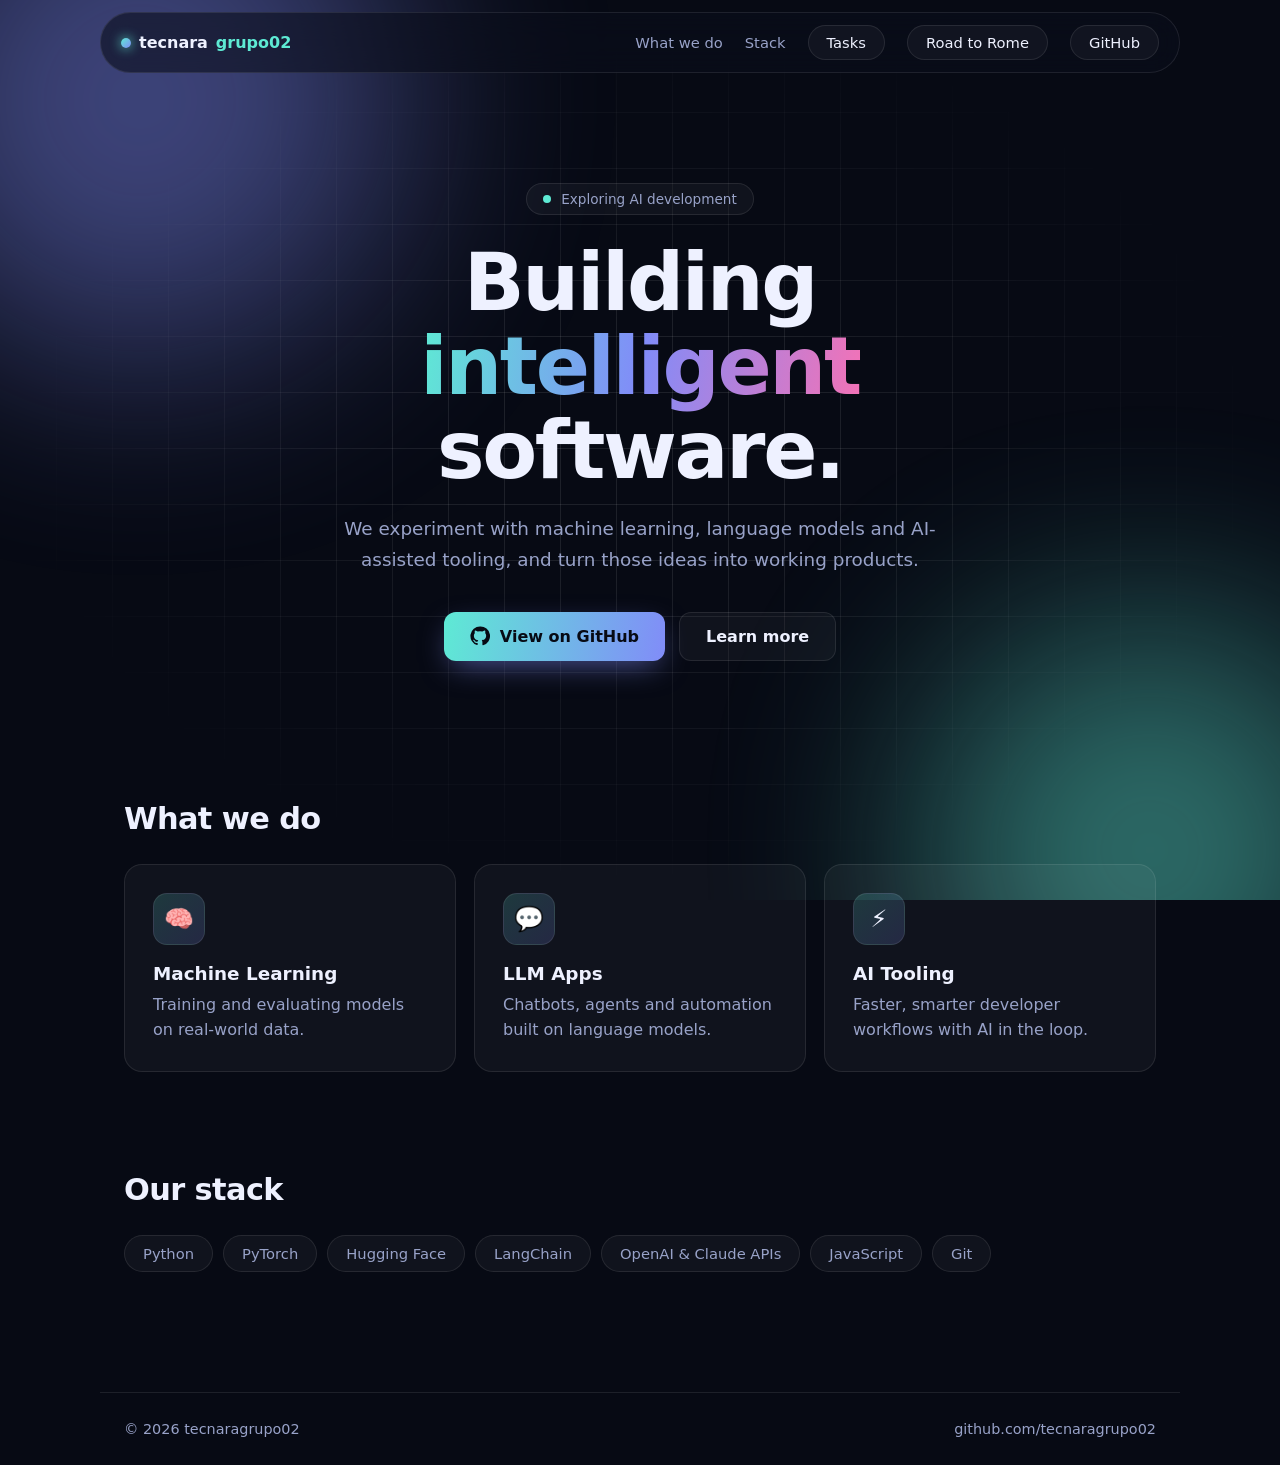
<file: index.html>
<!doctype html>
<html lang="en">
<head>
  <meta charset="utf-8">
  <meta name="viewport" content="width=device-width, initial-scale=1">
  <title>Tecnara Grupo 02 | AI Development</title>
  <meta name="description" content="Building intelligent software with AI.">
  <link rel="stylesheet" href="css/styles.css">
</head>
<body>
  <div class="bg" aria-hidden="true">
    <span class="blob blob-1"></span>
    <span class="blob blob-2"></span>
    <span class="grid"></span>
  </div>

  <header class="nav">
    <a class="logo" href="#top"><span class="logo-dot"></span>tecnara<b>grupo02</b></a>
    <nav>
      <a href="#what">What we do</a>
      <a href="#stack">Stack</a>
      <a class="nav-cta" href="tasks.html">Tasks</a>
      <a class="nav-cta" href="roadmap.html">Road to Rome</a>
      <a class="nav-cta" href="https://github.com/tecnaragrupo02" target="_blank" rel="noopener noreferrer">GitHub</a>
    </nav>
  </header>

  <main id="top">
    <section class="hero">
      <span class="pill"><span class="pulse"></span> Exploring AI development</span>
      <h1>Building <span class="gradient">intelligent</span> software.</h1>
      <p class="lead">
        We experiment with machine learning, language models and AI-assisted
        tooling, and turn those ideas into working products.
      </p>
      <div class="actions">
        <a class="btn btn-primary" href="https://github.com/tecnaragrupo02" target="_blank" rel="noopener noreferrer">
          <svg viewBox="0 0 24 24" width="20" height="20" aria-hidden="true"><path fill="currentColor" d="M12 .5a11.5 11.5 0 0 0-3.64 22.41c.58.1.79-.25.79-.56v-2c-3.2.7-3.88-1.37-3.88-1.37-.52-1.33-1.28-1.69-1.28-1.69-1.04-.71.08-.7.08-.7 1.15.08 1.76 1.18 1.76 1.18 1.03 1.76 2.7 1.25 3.35.96.1-.74.4-1.25.73-1.54-2.55-.29-5.24-1.28-5.24-5.69 0-1.26.45-2.28 1.18-3.08-.12-.29-.51-1.46.11-3.04 0 0 .97-.31 3.17 1.18a11 11 0 0 1 5.77 0c2.2-1.49 3.17-1.18 3.17-1.18.62 1.58.23 2.75.11 3.04.74.8 1.18 1.82 1.18 3.08 0 4.42-2.69 5.39-5.25 5.68.41.36.78 1.06.78 2.14v3.17c0 .31.21.67.8.56A11.5 11.5 0 0 0 12 .5Z"/></svg>
          View on GitHub
        </a>
        <a class="btn btn-ghost" href="#what">Learn more</a>
      </div>
    </section>

    <section id="what" class="section">
      <h2>What we do</h2>
      <div class="cards">
        <article class="card">
          <div class="icon">🧠</div>
          <h3>Machine Learning</h3>
          <p>Training and evaluating models on real-world data.</p>
        </article>
        <article class="card">
          <div class="icon">💬</div>
          <h3>LLM Apps</h3>
          <p>Chatbots, agents and automation built on language models.</p>
        </article>
        <article class="card">
          <div class="icon">⚡</div>
          <h3>AI Tooling</h3>
          <p>Faster, smarter developer workflows with AI in the loop.</p>
        </article>
      </div>
    </section>

    <section id="stack" class="section">
      <h2>Our stack</h2>
      <ul class="chips">
        <li>Python</li><li>PyTorch</li><li>Hugging Face</li><li>LangChain</li>
        <li>OpenAI &amp; Claude APIs</li><li>JavaScript</li><li>Git</li>
      </ul>
    </section>
  </main>

  <footer class="footer">
    <span>© 2026 tecnaragrupo02</span>
    <a href="https://github.com/tecnaragrupo02" target="_blank" rel="noopener noreferrer">github.com/tecnaragrupo02</a>
  </footer>
</body>
</html>
</file>
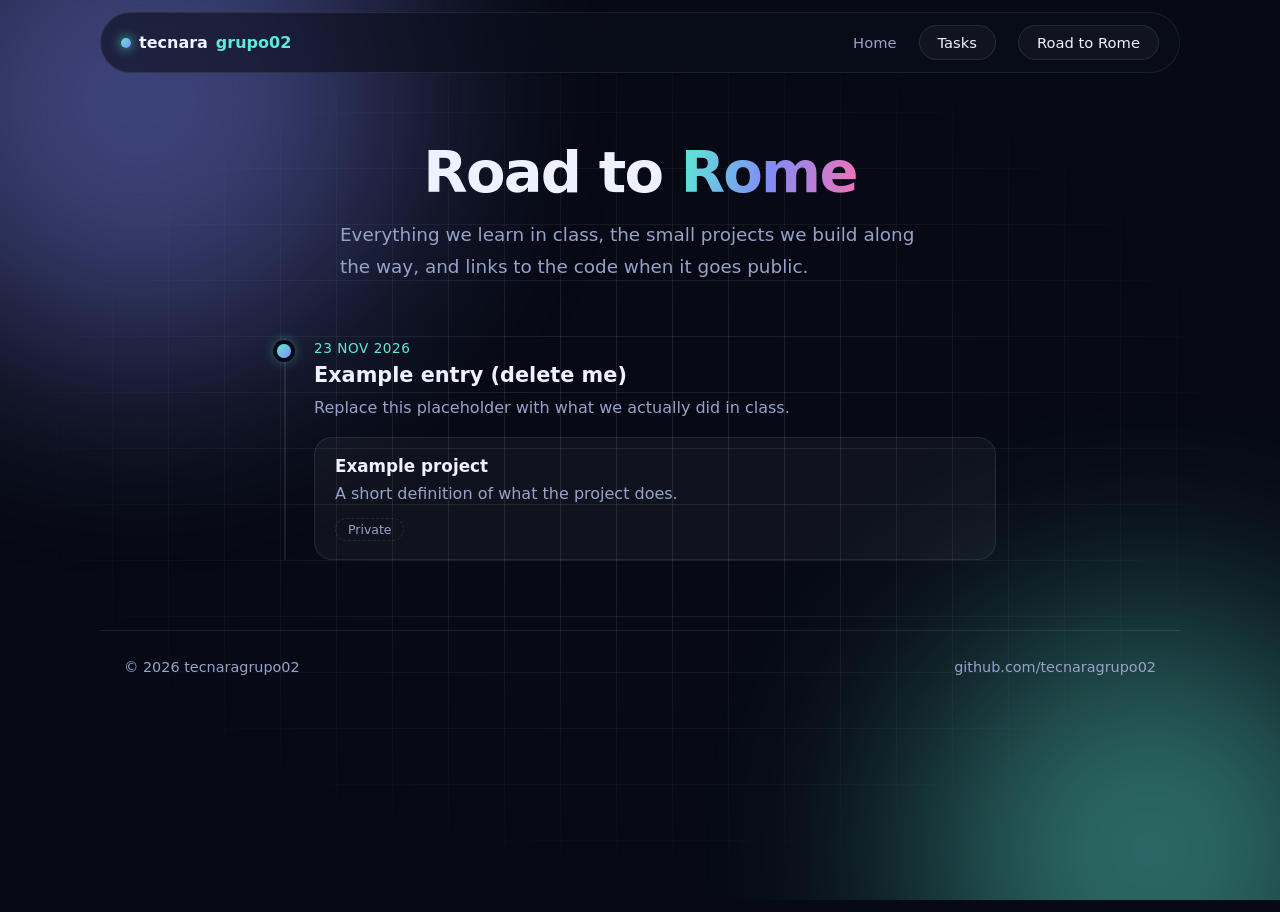
<file: roadmap.html>
<!doctype html>
<html lang="en">
<head>
  <meta charset="utf-8">
  <meta name="viewport" content="width=device-width, initial-scale=1">
  <title>Road to Rome | Tecnara Grupo 02</title>
  <meta name="description" content="Everything we learn and build in class.">
  <link rel="stylesheet" href="css/styles.css">
  <link rel="stylesheet" href="css/roadmap.css">
</head>
<body>
  <div class="bg" aria-hidden="true">
    <span class="blob blob-1"></span>
    <span class="blob blob-2"></span>
    <span class="grid"></span>
  </div>

  <header class="nav">
    <a class="logo" href="index.html"><span class="logo-dot"></span>tecnara<b>grupo02</b></a>
    <nav>
      <a href="index.html">Home</a>
      <a class="nav-cta" href="tasks.html">Tasks</a>
      <a class="nav-cta" href="roadmap.html" aria-current="page">Road to Rome</a>
    </nav>
  </header>

  <main class="roadmap-main">
    <h1>Road to <span class="gradient">Rome</span></h1>
    <p class="lead">Everything we learn in class, the small projects we build along the way, and links to the code when it goes public.</p>

    <ol id="timeline" class="timeline"></ol>
    <p id="roadmap-empty" class="empty" hidden>No entries yet.</p>
  </main>

  <footer class="footer">
    <span>© 2026 tecnaragrupo02</span>
    <a href="https://github.com/tecnaragrupo02" target="_blank" rel="noopener noreferrer">github.com/tecnaragrupo02</a>
  </footer>

  <script src="js/roadmap-data.js"></script>
  <script src="js/roadmap.js"></script>
</body>
</html>
</file>
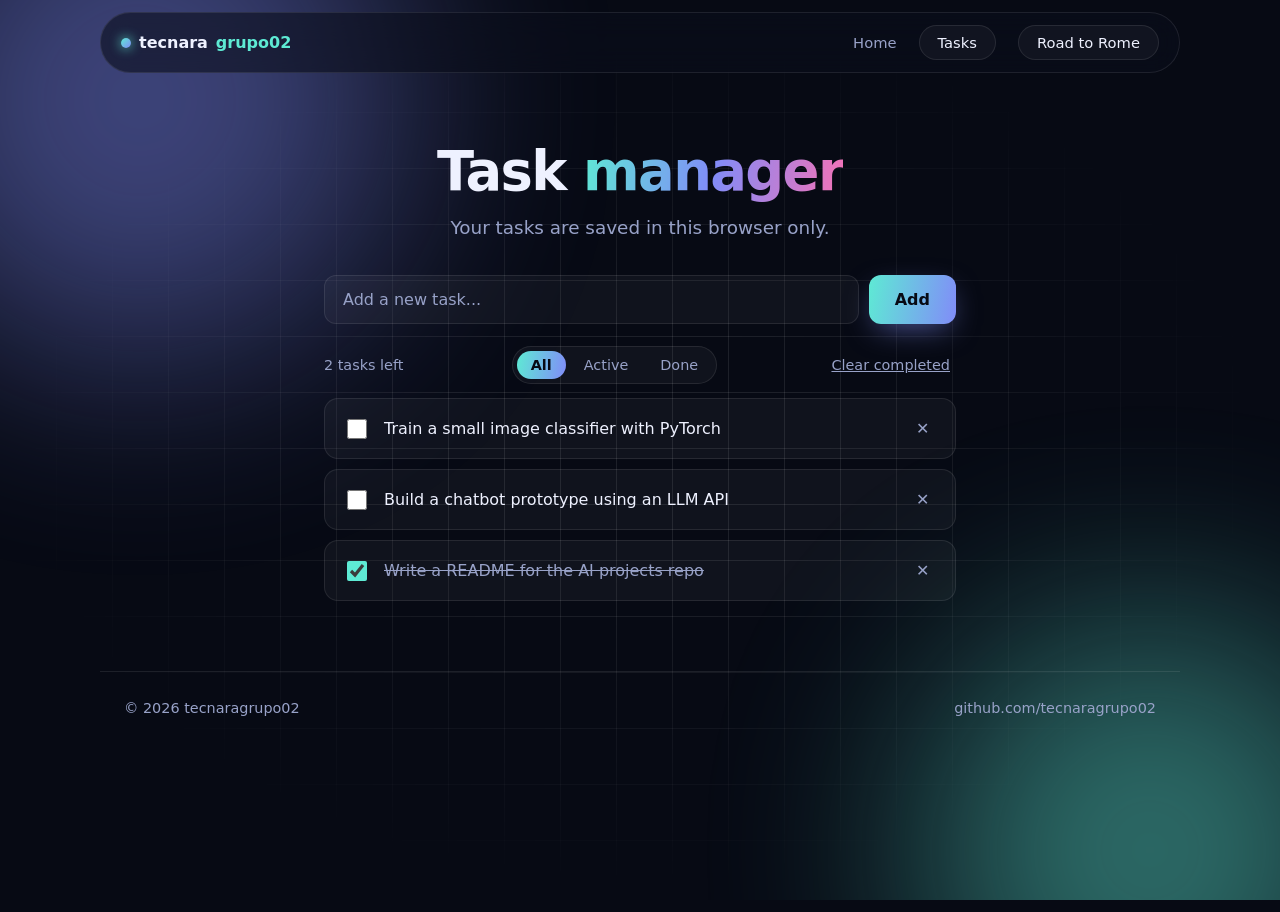
<file: tasks.html>
<!doctype html>
<html lang="en">
<head>
  <meta charset="utf-8">
  <meta name="viewport" content="width=device-width, initial-scale=1">
  <title>Tasks | Tecnara Grupo 02</title>
  <meta name="description" content="A simple task manager.">
  <link rel="stylesheet" href="css/styles.css">
  <link rel="stylesheet" href="css/tasks.css">
</head>
<body>
  <div class="bg" aria-hidden="true">
    <span class="blob blob-1"></span>
    <span class="blob blob-2"></span>
    <span class="grid"></span>
  </div>

  <header class="nav">
    <a class="logo" href="index.html"><span class="logo-dot"></span>tecnara<b>grupo02</b></a>
    <nav>
      <a href="index.html">Home</a>
      <a class="nav-cta" href="tasks.html" aria-current="page">Tasks</a>
      <a class="nav-cta" href="roadmap.html">Road to Rome</a>
    </nav>
  </header>

  <main class="tasks-main">
    <h1 class="tasks-title">Task <span class="gradient">manager</span></h1>
    <p class="lead">Your tasks are saved in this browser only.</p>

    <form id="task-form" class="task-form" autocomplete="off">
      <label for="task-input" class="sr-only">New task</label>
      <input id="task-input" type="text" maxlength="120" placeholder="Add a new task..." required>
      <button class="btn btn-primary" type="submit">Add</button>
    </form>

    <div class="toolbar">
      <span id="counter" aria-live="polite"></span>
      <div class="filters" role="group" aria-label="Filter tasks">
        <button type="button" data-filter="all" class="active">All</button>
        <button type="button" data-filter="active">Active</button>
        <button type="button" data-filter="done">Done</button>
      </div>
      <button type="button" id="clear-done" class="link-btn">Clear completed</button>
    </div>

    <ul id="task-list" class="task-list"></ul>
    <p id="empty" class="empty" hidden>Nothing here. Add a task above.</p>
  </main>

  <footer class="footer">
    <span>© 2026 tecnaragrupo02</span>
    <a href="https://github.com/tecnaragrupo02" target="_blank" rel="noopener noreferrer">github.com/tecnaragrupo02</a>
  </footer>

  <script src="js/tasks.js"></script>
</body>
</html>
</file>
<file: css/styles.css>
:root {
  --bg: #070a14;
  --fg: #eef1ff;
  --muted: #98a2c8;
  --card: rgba(255, 255, 255, .04);
  --border: rgba(255, 255, 255, .09);
  --accent: #5eead4;
  --accent2: #818cf8;
  --accent3: #f472b6;
  --radius: 18px;
  --maxw: 1080px;
}

* { box-sizing: border-box; }
html { scroll-behavior: smooth; }

body {
  margin: 0;
  min-height: 100vh;
  font-family: "Inter", system-ui, -apple-system, "Segoe UI", Roboto, sans-serif;
  color: var(--fg);
  background: var(--bg);
  -webkit-font-smoothing: antialiased;
}

a { color: inherit; text-decoration: none; }

/* Background */
.bg { position: fixed; inset: 0; z-index: -1; overflow: hidden; }
.blob { position: absolute; border-radius: 50%; filter: blur(110px); opacity: .45; }
.blob-1 { width: 520px; height: 520px; background: var(--accent2); top: -160px; left: -120px; animation: float 16s ease-in-out infinite; }
.blob-2 { width: 460px; height: 460px; background: var(--accent); bottom: -180px; right: -100px; animation: float 20s ease-in-out infinite reverse; }
.grid {
  position: absolute; inset: 0;
  background-image:
    linear-gradient(var(--border) 1px, transparent 1px),
    linear-gradient(90deg, var(--border) 1px, transparent 1px);
  background-size: 56px 56px;
  mask-image: radial-gradient(ellipse at center, #000 20%, transparent 70%);
  -webkit-mask-image: radial-gradient(ellipse at center, #000 20%, transparent 70%);
}
@keyframes float {
  50% { transform: translate(40px, 30px) scale(1.08); }
}

/* Nav */
.nav {
  position: sticky; top: 12px; z-index: 10;
  display: flex; align-items: center; justify-content: space-between;
  max-width: var(--maxw);
  margin: 12px auto 0;
  padding: 12px 20px;
  background: rgba(10, 14, 28, .6);
  border: 1px solid var(--border);
  border-radius: 999px;
  backdrop-filter: blur(14px);
  -webkit-backdrop-filter: blur(14px);
}
.nav nav { display: flex; align-items: center; gap: 22px; font-size: .92rem; color: var(--muted); }
.nav nav a:hover { color: var(--fg); }
.nav-cta {
  padding: 8px 18px; border-radius: 999px;
  color: var(--fg) !important;
  border: 1px solid var(--border);
  background: var(--card);
}
.nav-cta:hover { border-color: var(--accent); }
.logo { display: flex; align-items: center; gap: 8px; font-weight: 600; }
.logo b { color: var(--accent); font-weight: 600; }
.logo-dot {
  width: 10px; height: 10px; border-radius: 50%;
  background: linear-gradient(135deg, var(--accent), var(--accent2));
  box-shadow: 0 0 12px var(--accent);
}

/* Layout */
main { max-width: var(--maxw); margin: 0 auto; padding: 0 24px; }

.hero { text-align: center; padding: 110px 0 90px; }
.pill {
  display: inline-flex; align-items: center; gap: 10px;
  padding: 7px 16px; font-size: .85rem; color: var(--muted);
  border: 1px solid var(--border); border-radius: 999px; background: var(--card);
}
.pulse {
  width: 8px; height: 8px; border-radius: 50%; background: var(--accent);
  box-shadow: 0 0 0 0 rgba(94, 234, 212, .6);
  animation: pulse 2s infinite;
}
@keyframes pulse {
  70% { box-shadow: 0 0 0 10px rgba(94, 234, 212, 0); }
  100% { box-shadow: 0 0 0 0 rgba(94, 234, 212, 0); }
}

h1 {
  margin: 26px auto 20px; max-width: 800px;
  font-size: clamp(2.6rem, 7vw, 5rem);
  line-height: 1.05; letter-spacing: -.03em;
}
.gradient {
  background: linear-gradient(100deg, var(--accent), var(--accent2) 50%, var(--accent3));
  -webkit-background-clip: text; background-clip: text; color: transparent;
}
.lead { max-width: 600px; margin: 0 auto 36px; font-size: 1.15rem; line-height: 1.7; color: var(--muted); }

.actions { display: flex; flex-wrap: wrap; gap: 14px; justify-content: center; }
.btn {
  display: inline-flex; align-items: center; gap: 10px;
  padding: 14px 26px; border-radius: 12px;
  font-weight: 600; font-size: 1rem;
  transition: transform .2s, box-shadow .2s, border-color .2s;
}
.btn:hover { transform: translateY(-2px); }
.btn-primary {
  color: #070a14;
  background: linear-gradient(100deg, var(--accent), var(--accent2));
  box-shadow: 0 10px 30px -8px rgba(129, 140, 248, .6);
}
.btn-primary:hover { box-shadow: 0 14px 36px -6px rgba(94, 234, 212, .6); }
.btn-ghost { border: 1px solid var(--border); background: var(--card); }
.btn-ghost:hover { border-color: var(--accent2); }

/* Sections */
.section { padding: 50px 0; }
.section h2 { font-size: 1.9rem; letter-spacing: -.02em; margin: 0 0 28px; }

.cards { display: grid; grid-template-columns: repeat(auto-fit, minmax(260px, 1fr)); gap: 18px; }
.card {
  padding: 28px; border-radius: var(--radius);
  background: var(--card); border: 1px solid var(--border);
  transition: transform .25s, border-color .25s, background .25s;
}
.card:hover { transform: translateY(-6px); border-color: var(--accent2); background: rgba(255, 255, 255, .07); }
.card h3 { margin: 18px 0 8px; font-size: 1.15rem; }
.card p { margin: 0; color: var(--muted); line-height: 1.6; }
.icon {
  width: 52px; height: 52px; display: grid; place-items: center;
  font-size: 1.5rem; border-radius: 14px;
  background: linear-gradient(135deg, rgba(94, 234, 212, .18), rgba(129, 140, 248, .18));
  border: 1px solid var(--border);
}

.chips { list-style: none; margin: 0; padding: 0; display: flex; flex-wrap: wrap; gap: 10px; }
.chips li {
  padding: 9px 18px; border-radius: 999px; font-size: .92rem;
  background: var(--card); border: 1px solid var(--border); color: var(--muted);
  transition: color .2s, border-color .2s;
}
.chips li:hover { color: var(--accent); border-color: var(--accent); }

/* Footer */
.footer {
  max-width: var(--maxw); margin: 70px auto 0; padding: 28px 24px;
  display: flex; flex-wrap: wrap; gap: 12px; justify-content: space-between;
  border-top: 1px solid var(--border); color: var(--muted); font-size: .9rem;
}
.footer a:hover { color: var(--accent); }

/* Mobile */
@media (max-width: 600px) {
  .nav nav a:not(.nav-cta) { display: none; }
  .hero { padding: 70px 0 60px; }
}

@media (prefers-reduced-motion: reduce) {
  * { animation: none !important; transition: none !important; }
}
</file>
<file: css/roadmap.css>
.roadmap-main { max-width: 760px; padding-top: 70px; }
.roadmap-main h1 { margin: 0 0 16px; font-size: clamp(2.2rem, 6vw, 3.6rem); text-align: center; }
.roadmap-main .lead { margin-bottom: 56px; }
.roadmap-main .empty { text-align: center; color: var(--muted); }
[hidden] { display: none !important; }

.timeline {
  list-style: none; margin: 0; padding: 0 0 0 28px;
  border-left: 2px solid var(--border);
  display: grid; gap: 36px;
}
.step { position: relative; }
.step::before {
  content: ""; position: absolute; left: -37px; top: 6px;
  width: 14px; height: 14px; border-radius: 50%;
  background: linear-gradient(135deg, var(--accent), var(--accent2));
  box-shadow: 0 0 0 4px var(--bg), 0 0 14px var(--accent);
}
.step-date { font-size: .85rem; color: var(--accent); letter-spacing: .04em; text-transform: uppercase; }
.step h3 { margin: 6px 0 8px; font-size: 1.3rem; }
.step-notes { margin: 0 0 16px; color: var(--muted); line-height: 1.6; }

.projects { display: grid; gap: 12px; }
.project {
  padding: 18px 20px; border-radius: var(--radius);
  background: var(--card); border: 1px solid var(--border);
  transition: transform .2s, border-color .2s;
}
.project:hover { transform: translateX(4px); border-color: var(--accent2); }
.project h4 { margin: 0 0 6px; font-size: 1.05rem; }
.project p { margin: 0 0 12px; color: var(--muted); line-height: 1.55; }

.repo-link { color: var(--accent); font-weight: 600; font-size: .92rem; }
.repo-link:hover { text-decoration: underline; }
.badge-private {
  display: inline-block; padding: 3px 12px; border-radius: 999px;
  font-size: .78rem; color: var(--muted);
  border: 1px dashed var(--border);
}

@media (max-width: 600px) {
  .nav nav { gap: 10px; }
  .nav-cta { padding: 6px 12px; font-size: .85rem; }
}
</file>
<file: css/tasks.css>
.sr-only {
  position: absolute; width: 1px; height: 1px; overflow: hidden;
  clip: rect(0 0 0 0); white-space: nowrap;
}

.tasks-main { max-width: 680px; padding-top: 70px; text-align: center; }
.tasks-title { margin: 0 0 12px; font-size: clamp(2.2rem, 6vw, 3.4rem); }
.tasks-main .lead { margin-bottom: 32px; }

.task-form { display: flex; gap: 10px; margin-bottom: 22px; }
.task-form input {
  flex: 1; min-width: 0;
  padding: 14px 18px; font: inherit; color: var(--fg);
  background: var(--card); border: 1px solid var(--border); border-radius: 12px;
  outline: none; transition: border-color .2s, box-shadow .2s;
}
.task-form input::placeholder { color: var(--muted); }
.task-form input:focus { border-color: var(--accent); box-shadow: 0 0 0 3px rgba(94, 234, 212, .15); }
.task-form .btn { border: 0; cursor: pointer; font-family: inherit; }

.toolbar {
  display: flex; flex-wrap: wrap; align-items: center; justify-content: space-between;
  gap: 12px; margin-bottom: 14px; color: var(--muted); font-size: .9rem;
}
.filters { display: flex; gap: 4px; padding: 4px; border: 1px solid var(--border); border-radius: 999px; background: var(--card); }
.filters button {
  padding: 6px 14px; border: 0; border-radius: 999px; cursor: pointer;
  font: inherit; color: var(--muted); background: transparent;
}
.filters button.active { color: #070a14; background: linear-gradient(100deg, var(--accent), var(--accent2)); font-weight: 600; }
.link-btn { border: 0; background: none; color: var(--muted); font: inherit; cursor: pointer; text-decoration: underline; }
.link-btn:hover { color: var(--accent3); }
[hidden] { display: none !important; }

.task-list { list-style: none; margin: 0; padding: 0; display: grid; gap: 10px; text-align: left; }
.task {
  display: flex; align-items: center; gap: 14px;
  padding: 14px 18px; border-radius: 14px;
  background: var(--card); border: 1px solid var(--border);
  transition: border-color .2s, background .2s;
}
.task:hover { border-color: var(--accent2); background: rgba(255, 255, 255, .07); }
.task input[type="checkbox"] { width: 20px; height: 20px; accent-color: var(--accent); cursor: pointer; flex: none; }
.task label { flex: 1; cursor: pointer; word-break: break-word; }
.task.done label { color: var(--muted); text-decoration: line-through; }
.del {
  border: 0; background: none; color: var(--muted); cursor: pointer;
  font-size: 1rem; padding: 6px 8px; border-radius: 8px;
}
.del:hover, .del:focus-visible { color: var(--accent3); background: rgba(244, 114, 182, .12); }

.empty { color: var(--muted); margin-top: 28px; }

@media (max-width: 480px) {
  .toolbar { justify-content: center; }
}
</file>
